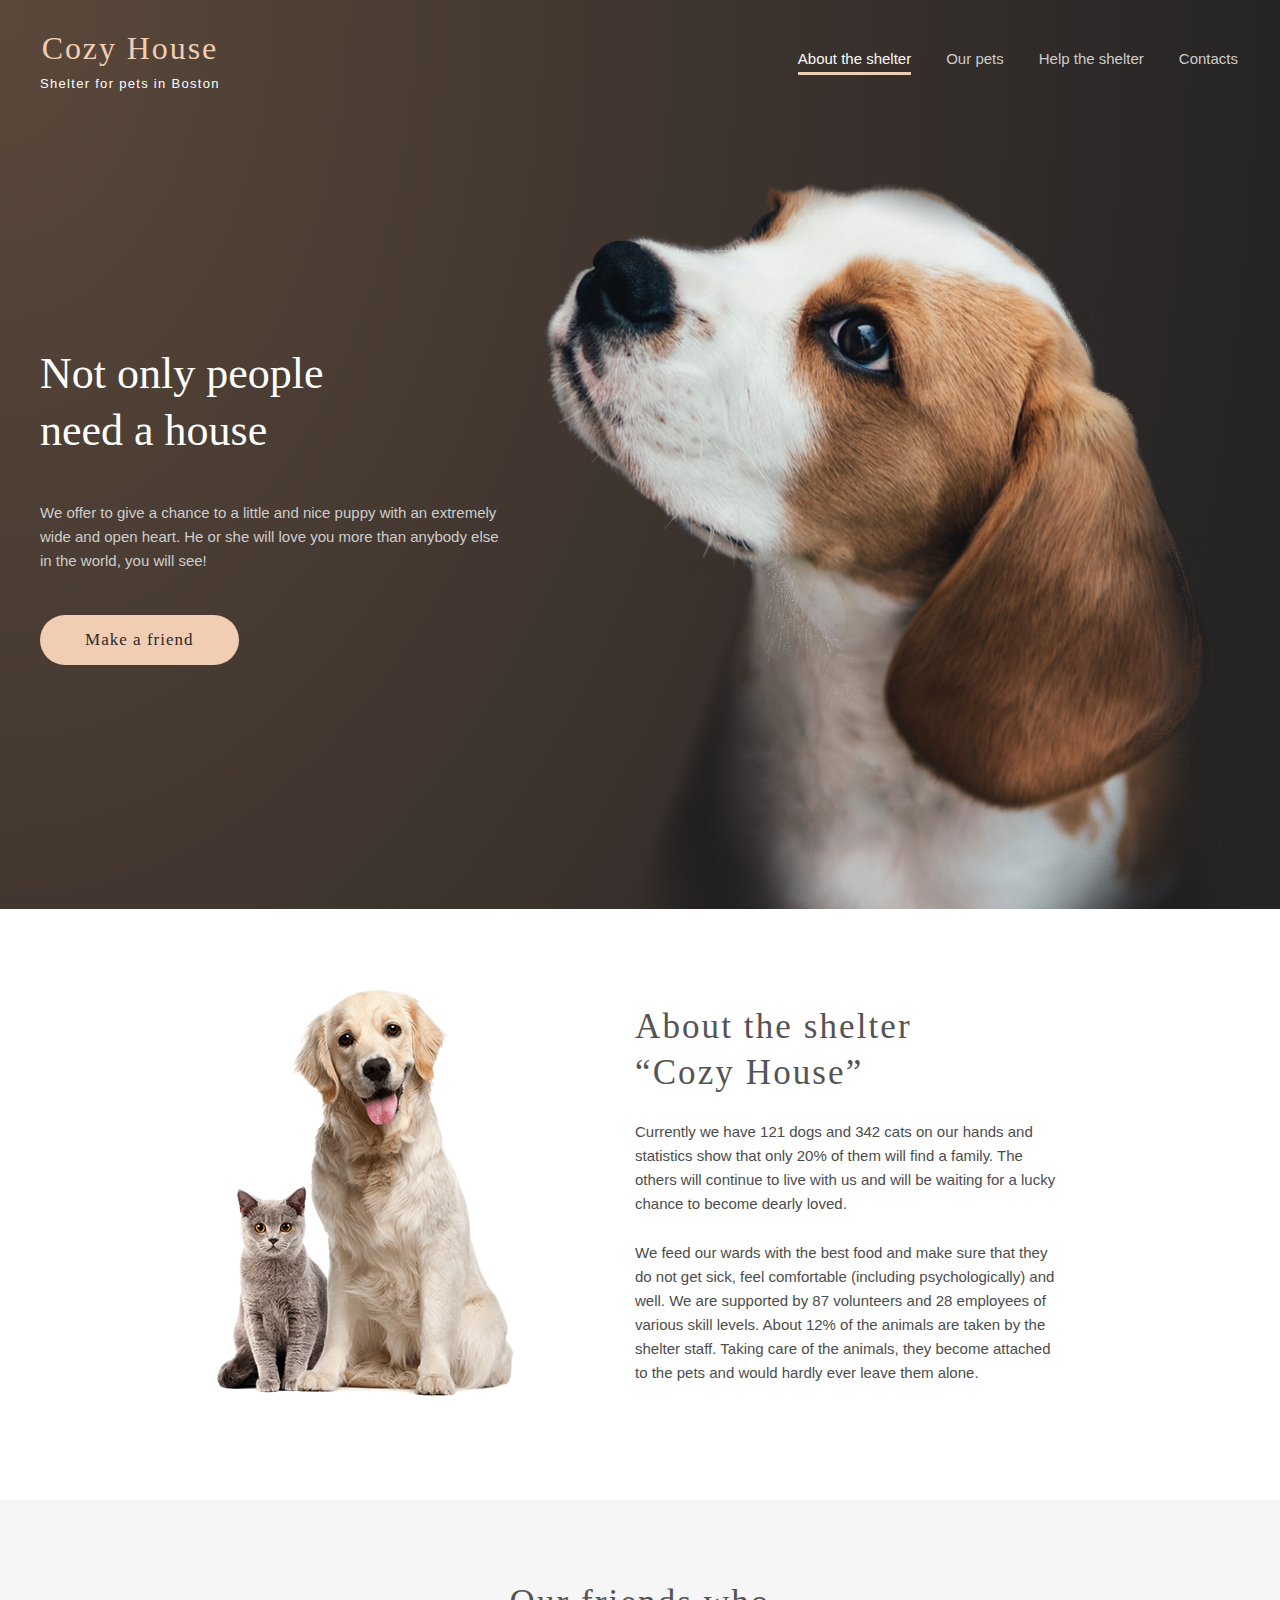
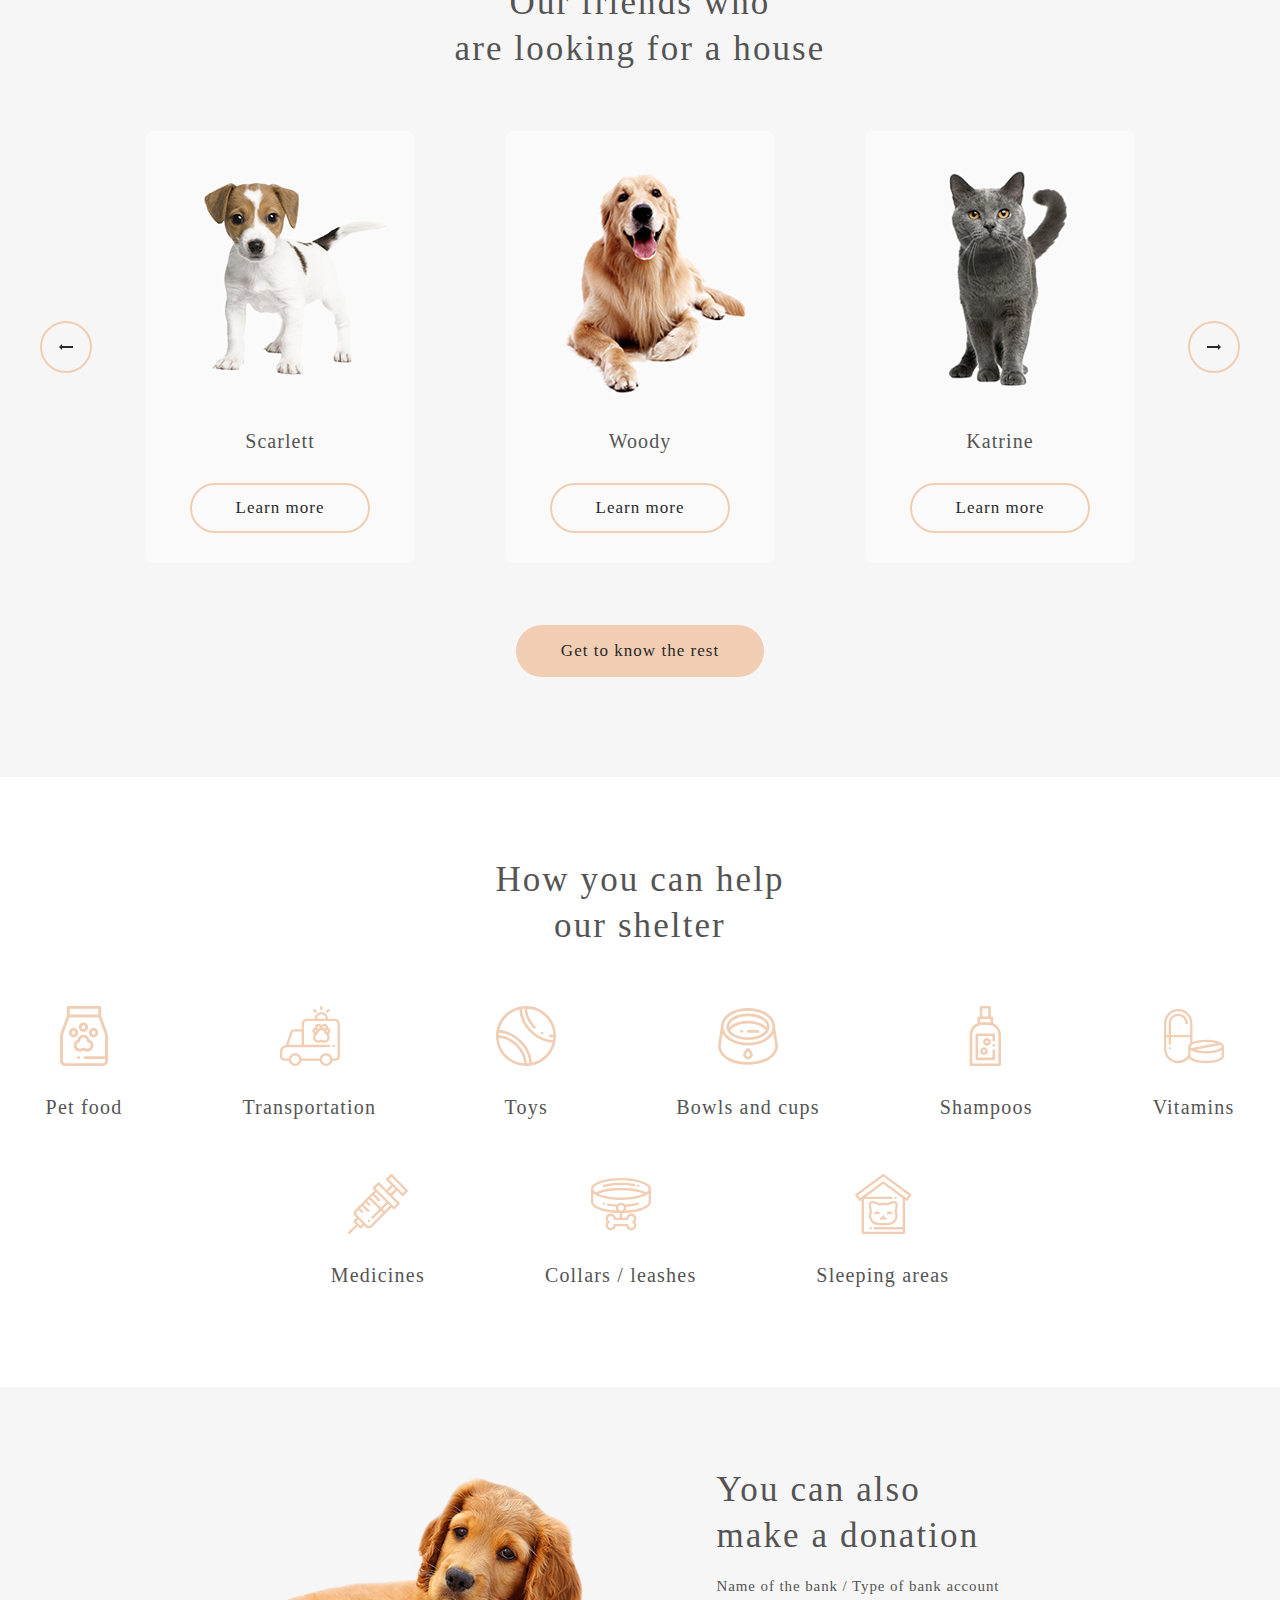
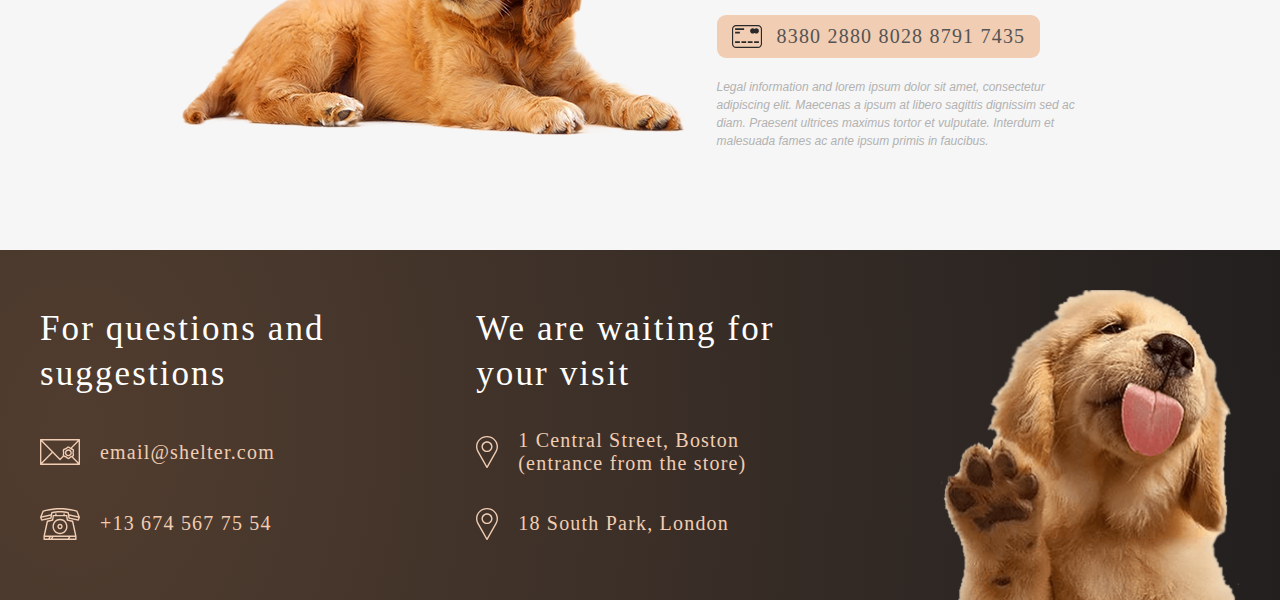
<file: shelter/index.html>
<!DOCTYPE html>
<html lang="en">
<head>
    <meta charset="UTF-8">
    <meta http-equiv="X-UA-Compatible" content="IE=edge">
    <meta name="viewport" content="width=device-width, initial-scale=1.0">
    <script defer src="index.js"> </script>
    <link rel="icon" href="favicon.png" type="image/x-icon">
    <link rel="preconnect" href="https://fonts.googleapis.com">
    <link rel="preconnect" href="https://fonts.gstatic.com" crossorigin>
    <link href="https://fonts.googleapis.com/css2?family=Inika:wght@400;700&family=Inter:wght@400;700&family=Montserrat:wght@400;700&family=Noto+Serif+Georgian:wght@400;700&family=Source+Sans+Pro:wght@400;700&display=swap" rel="stylesheet">
    <link rel="stylesheet" href="style.css">
    <title>Shelter</title>
</head>
<body>
    <div class="body_wrapper">
        <header class="header">
            <div class="container">
                <div class="header_wrapper">

                    <div class="header_top">
                        <a href="#!" class="header_logo">
                            <h2 class="header_logo_title">Cozy House<span></span></h2>
                            <p class="header_logo_subtitle">Shelter for pets in Boston</p>
                        </a>

                        <nav class="header_navigation">
                            <ul class="header_navigation_list">
                                <li class="active"> <a class="header_navigation_link" href="#"><span>About the shelter</span></a> </li>
                                <li> <a class="header_navigation_link" href="pets/index.html"><span>Our pets</span></a> </li>
                                <li> <a class="header_navigation_link" href="#section_help"><span>Help the shelter</span></a> </li>
                                <li> <a class="header_navigation_link" href="#footer"><span>Contacts</span></a> </li>
                            </ul>
                            <a href="#" class="header_burger">
                                <div></div><div></div><div></div>
                            </a>
                        </nav>
                        <div class="dark" style="position: absolute;"></div>
                    </div>

                    <div class="header_intro">
                        <div class="header_intro_info">
                            <h1 class="header_intro_title">Not only people <br> need a house</h1>
                            <p class="header_intro_subtitle">We offer to give a chance to a little and nice puppy with an extremely wide and open heart. 
                                He or she will love you more than anybody else in the world, you will see! </p>
                            <form action="#section_pets">
                                <button class="header_intro_button"> Make a friend </button>
                            </form>
                            


                        </div>

                        <div class="header_image">
                            <img src="assets/dog.png" alt="doggy">
                        </div>
                    </div>

                </div>
            </div>
        </header>

        <main>
            <section class="section_about" id="section_about">
                <div class="container">
                    <div class="section_about_wrapper">
                        <div class="section_about_image"><img src="assets/about-pets.png" alt="animals"> </div>
                        <div class="section_about_info">
                            <h2 class="section_title"> About the shelter “Cozy House” </h2>
                            <p class="section_about_subtitle"> Currently we have 121 dogs and 342 cats on our hands and statistics show that only 
                                20% of them will find a family. The others will continue to live with us and will be 
                                waiting for a lucky chance to become dearly loved.</p>
                                <p class="section_about_subtitle">We feed our wards with the best food and make sure that they do not get sick, 
                                    feel comfortable (including psychologically) and well. We are supported by 87 volunteers and 28 employees 
                                    of various skill levels. About 12% of the animals are taken by the shelter staff. Taking care of the animals, 
                                    they become attached to the pets and would hardly ever leave them alone.</p>
                        </div>
                    </div>
                </div>
            </section>

            <section class="section_pets" id="section_pets">
                <div class="container">

                    <div class="section_pets_wrapper">

                        <h2 class="section_title"> Our friends who <br> are looking for a house </h2>
                        <div class="section_pets_selection">
                            <div class="section_pets_selection_arrow left normal"><img src="assets/svg/arrow.svg" alt="arrow"></div>
                            <div class="section_pets_cards">
                                <div class="section_pets_cards_container">
                                </div>
                            </div>
                            <div class="section_pets_selection_arrow right normal"><img src="assets/svg/arrow.svg" alt="arrow"></div>
                            <div class="section_pets_selection_arrows_adaptive">
                                <div class="section_pets_selection_arrow left"><img src="assets/svg/arrow.svg" alt="arrow"></div>
                                <div class="section_pets_selection_arrow right"><img src="assets/svg/arrow.svg" alt="arrow"></div>
                            </div>
                        </div>
                        <form action="pets/index.html">
                            <button class="section_pets_button">Get to know the rest</button>
                        </form>
                        
                    </div>
                </div>
            </section>

            <section class="section_help" id="section_help">
                <div class="container">
                    <div class="section_help_wrapper">
                        <h2 class="section_title"> How you can help <br> our shelter </h2>
                        <ul class="section_help_list">
                            <li class="section_help_list_item">
                                <img src="assets/svg/icon-pet-food.svg" alt="food">
                                <p class="section_help_list_item_title">Pet food</p>
                            </li>

                            <li class="section_help_list_item">
                                <img src="assets/svg/icon-transportation.svg" alt="food">
                                <p class="section_help_list_item_title">Transportation</p>
                            </li>
                            
                            <li class="section_help_list_item">
                                <img src="assets/svg/icon-toys.svg" alt="food">
                                <p class="section_help_list_item_title">Toys</p>
                            </li>

                            <li class="section_help_list_item">
                                <img src="assets/svg/icon-bowls-and-cups.svg" alt="food">
                                <p class="section_help_list_item_title">Bowls and cups</p>
                            </li>

                            <li class="section_help_list_item">
                                <img src="assets/svg/icon-shampoos.svg" alt="food">
                                <p class="section_help_list_item_title">Shampoos</p>
                            </li>

                            <li class="section_help_list_item">
                                <img src="assets/svg/icon-vitamins.svg" alt="food">
                                <p class="section_help_list_item_title">Vitamins</p>
                            </li>

                            <li class="section_help_list_item">
                                <img src="assets/svg/icon-medicines.svg" alt="food">
                                <p class="section_help_list_item_title">Medicines</p>
                            </li>

                            <li class="section_help_list_item">
                                <img src="assets/svg/icon-collars-leashes.svg" alt="food">
                                <p class="section_help_list_item_title">Collars / leashes</p>
                            </li>

                            <li class="section_help_list_item">
                                <img src="assets/svg/icon-sleeping-area.svg" alt="food">
                                <p class="section_help_list_item_title">Sleeping areas</p>
                            </li>
                        </ul>
                    </div>
                </div>
            </section>

            <section class="section_donation" id="section_donation">
                <div class="container">
                    <div class="section_donation_wrapper">
                        <div class="section_donation_image"><img src="assets/donation-dog.png" alt="dog"> </div>
                        <div class="section_donation_info">
                            <h2 class="section_title">You can also <br> make a donation</h2>
                            <p class="section_donation_subtitle">Name of the bank / Type of bank account</p>
                            <a class="section_donation_card" href="#!"><img src="assets/svg/credit-card.svg" alt="card"> 8380 2880 8028 8791 7435</a>
                            <p class="section_donation_description">Legal information and lorem ipsum dolor sit amet, consectetur adipiscing elit. 
                                Maecenas a ipsum at libero sagittis dignissim sed ac diam. Praesent ultrices maximus tortor et vulputate. 
                                Interdum et malesuada fames ac ante ipsum primis in faucibus.</p>
                        </div>

                    </div>
                </div>
            </section>
        </main>

        <footer class="footer" id="footer">
            <div class="container">
                <div class="footer_wrapper">
                    <div class="footer_contacts">
                        <div class="footer_contacts_info">
                            <h2 class="footer_title">For questions and suggestions</h2>
                            <a href="mailto:email@shelter.com" class="footer_email"> <img src="assets/svg/mail.svg" alt="mail"> email@shelter.com</a>
                            <a href="tel:+136745677554" class="footer_number"><img src="assets/svg/phone.svg" alt="phone"> +13 674 567 75 54</a>
                        </div>
                        <div class="footer_contacts_address">
                            <h2 class="footer_title">We are waiting for your visit</h2>
                            <a href="https://goo.gl/maps/qLfbdjdxPmUGUU596" target="_blank"  class="footer_street"> <img src="assets/svg/geo.svg" alt="geo">1 Central Street, Boston (entrance from the store)</a>
                            <a href="https://goo.gl/maps/RXFsVeA93mm6Le2p7" target="_blank"  class="footer_street"> <img src="assets/svg/geo.svg" alt="geo">18 South Park, London </a>
                        </div>
                    </div>
                    <div class="footer_image">
                        <img src="assets/footer-puppy.png" alt="puppy">
                    </div>
                </div>


            </div>
        </footer>
    </div>
</body>
</html>
</file>
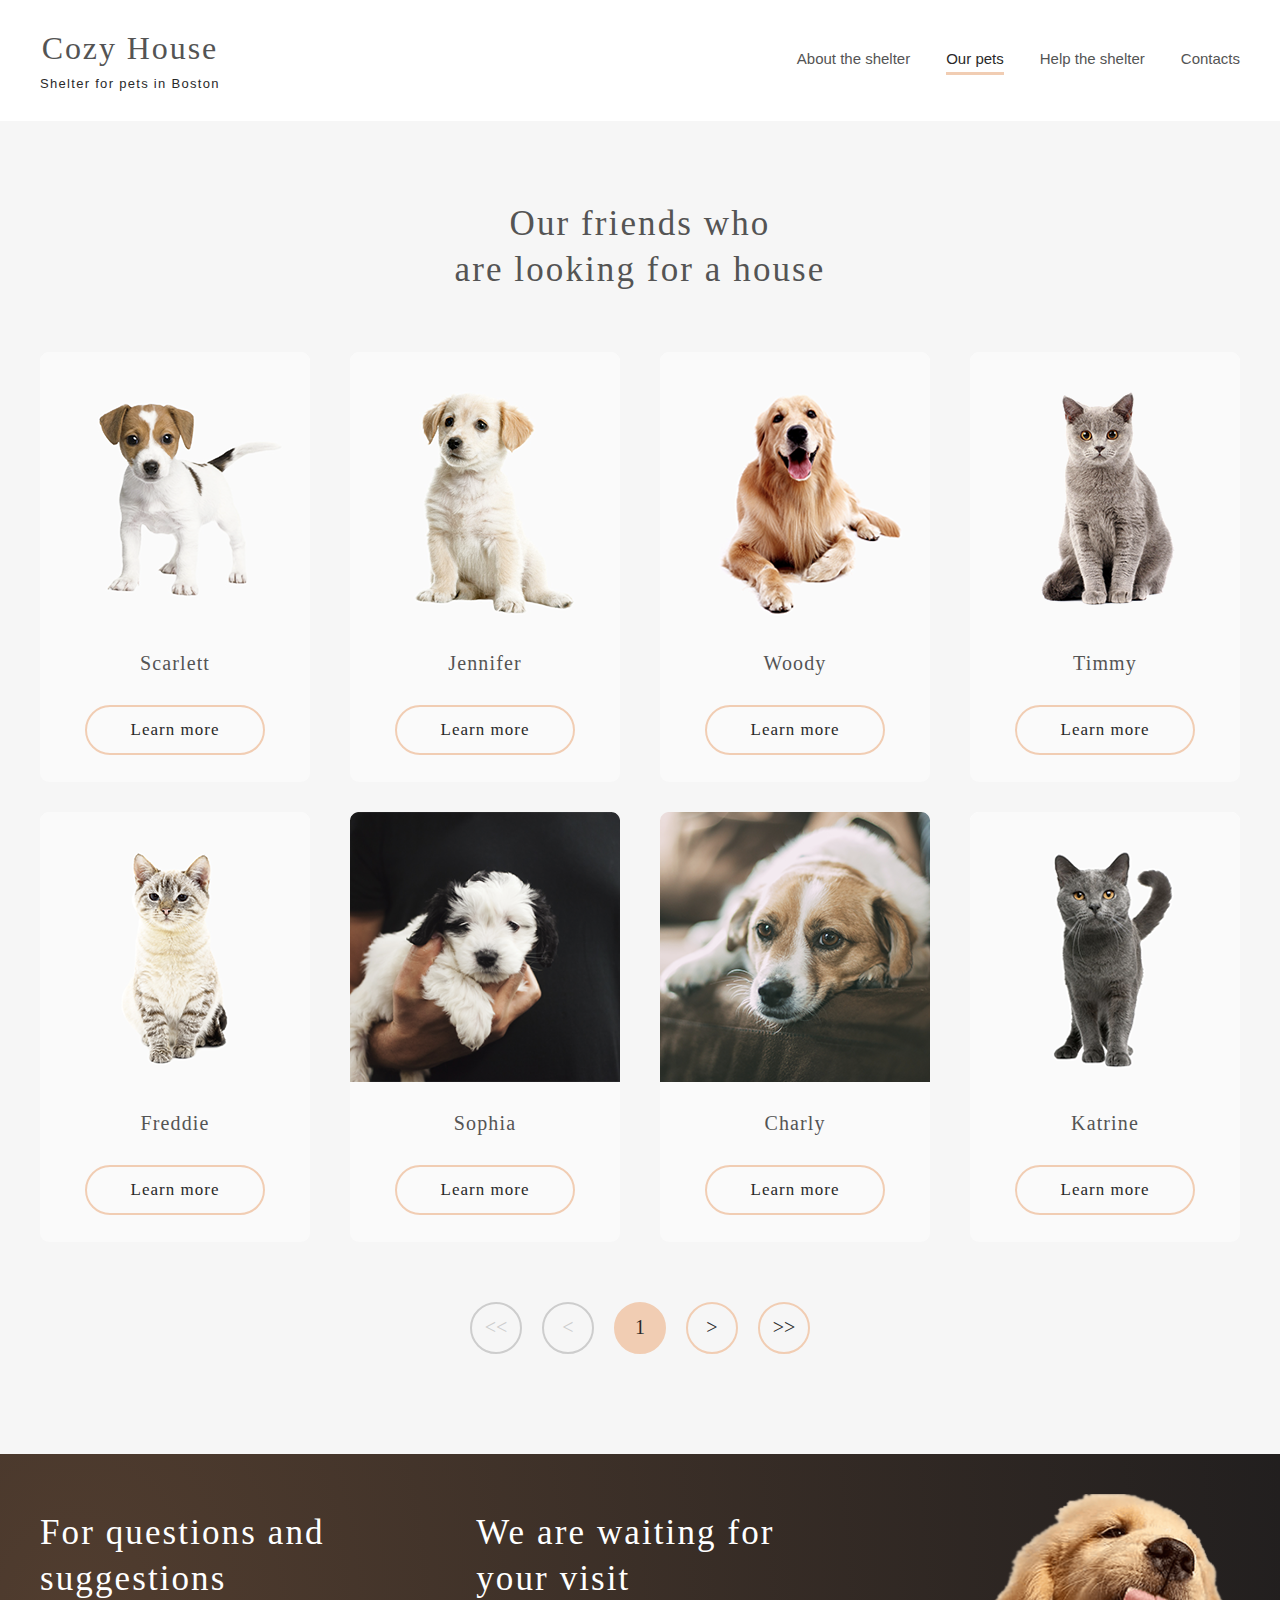
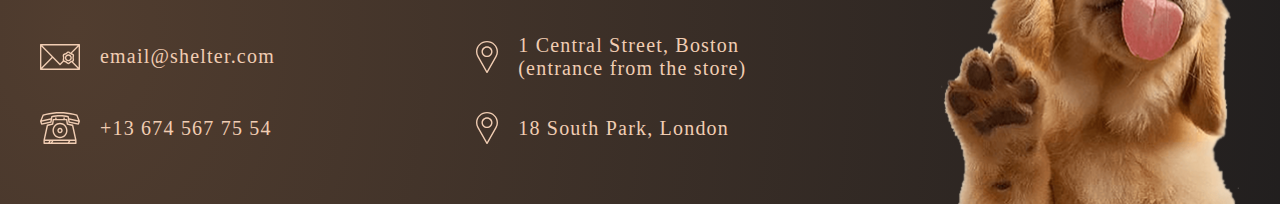
<file: shelter/pets/index.html>
<!DOCTYPE html>
<html lang="en">
<head>
    <meta charset="UTF-8">
    <meta http-equiv="X-UA-Compatible" content="IE=edge">
    <meta name="viewport" content="width=device-width, initial-scale=1.0">
    <script defer src="index.js"> </script>
    <link rel="icon" href="../favicon.png" type="image/x-icon">
    <link rel="preconnect" href="https://fonts.googleapis.com">
    <link rel="preconnect" href="https://fonts.gstatic.com" crossorigin>
    <link href="https://fonts.googleapis.com/css2?family=Inika:wght@400;700&family=Inter:wght@400;700&family=Montserrat:wght@400;700&family=Noto+Serif+Georgian:wght@400;700&family=Source+Sans+Pro:wght@400;700&display=swap" rel="stylesheet">
    <link rel="stylesheet" href="style.css">
    <title>Our pets</title>
</head>
<body>
    <div class="body_wrapper">
        <header class="header">
            <div class="container">
                <div class="header_wrapper">
                    <a href="../index.html" class="header_logo">
                        <h2 class="header_logo_title">Cozy House</h2>
                        <p class="header_logo_subtitle">Shelter for pets in Boston</p>
                    </a>
    
                    <nav class="header_navigation">
                        <ul class="header_navigation_list">
                            <li> <a class="header_navigation_link" href="../index.html"><span>About the shelter</span></a> </li>
                            <li class="active"> <a class="header_navigation_link" href="#"><span>Our pets</span></a> </li>
                            <li> <a class="header_navigation_link" href="../index.html#section_help"><span>Help the shelter</span></a> </li>
                            <li> <a class="header_navigation_link" href="#footer"><span>Contacts</span></a> </li>
                        </ul>
                        <a class="header_burger">
                            <div></div><div></div><div></div>
                        </a>
                    </nav>
                    <div class="dark" style="position: absolute;"></div>
                </div>
            </div>
        </header>
    
        <main>
            <div class="container">
    
                <div class="main_wrapper">
                    <h1 class="main_title">Our friends who <br> are looking for a house</h1>

                    <div class="main_cards">
                        <ul class="main_cards_list">
                            
                        </ul>
                    </div>
                    <div class="main_switcher-list">
                        <div class="main_switcher_item start"> &lt;&lt; </div>
                        <div class="main_switcher_item previous">&lt;</div>
                        <div class="main_switcher_item current">1</div>
                        <div class="main_switcher_item next">&gt;</div>
                        <div class="main_switcher_item last">&gt;&gt;</div>
                    </div>
                </div>
    
            </div>
        </main>
    
        <footer class="footer" id="footer">
            <div class="container">
                <div class="footer_wrapper">
                    <div class="footer_contacts">
                        <div class="footer_contacts_info">
                            <h2 class="footer_title">For questions and suggestions</h2>
                            <a href="mailto:email@shelter.com" class="footer_email"> <img src="../assets/svg/mail.svg" alt="mail"> email@shelter.com</a>
                            <a href="tel:+136745677554" class="footer_number"><img src="../assets/svg/phone.svg" alt="phone"> +13 674 567 75 54</a>
                        </div>
                        <div class="footer_contacts_address">
                            <h2 class="footer_title">We are waiting for your visit</h2>
                            <a href="https://goo.gl/maps/qLfbdjdxPmUGUU596" target="_blank"  class="footer_street"> <img src="../assets/svg/geo.svg" alt="geo">1 Central Street, Boston (entrance from the store)</a>
                            <a href="https://goo.gl/maps/RXFsVeA93mm6Le2p7" target="_blank"  class="footer_street"> <img src="../assets/svg/geo.svg" alt="geo">18 South Park, London </a>
                        </div>
                    </div>
                    <div class="footer_image">
                        <img src="../assets/footer-puppy.png" alt="puppy">
                    </div>
                </div>
    
    
            </div>
        </footer>
    </div>
</body>
</html>
</file>
<file: shelter/style.css>
* {
    margin: 0;
    padding: 0;
    box-sizing: border-box;
    font-size: 15px;

    /* line-height: 160%; */
}

html {
    scroll-behavior: smooth;
    user-select: none;
    /* overflow-x: hidden; */
}

h1, h2, h3, h4, h5, h6 {
    font-weight: 400;
    font-family: Georgia, 'Times New Roman', Times, serif;
}

body {
    font-family: Arial, Helvetica, sans-serif;
    overflow-x: hidden;
    margin: 0 auto;
}

.body_wrapper {
    width: 100%;
    overflow: hidden;
    position: relative;
}

.container {
    max-width: 1200px;
    margin: 0 auto;
    height: 100%;
}

::-webkit-scrollbar {
    width: 0;
}



/* HEADER */

header {
    background: radial-gradient(100% 215.42% at 0% 0%, #5B483A 0%, #262425 100%) /* warning: gradient uses a rotation that is not supported by CSS and may not behave as expected */, #211F20;
}

.header_wrapper {
    height: 100%;
    display: flex;
    flex-direction: column;
    justify-content: space-between;
    gap: 80px;

}

.header_top {
    padding: 30px 0 10px 0;
    display: flex;
    justify-content: space-between;
    align-items: center;
}

.header_logo {
    display: flex;
    flex-direction: column;
    align-items: center;
    gap: 9px;
    text-decoration: none;
}

.header_logo_title {
    font-size: 32px;
    font-weight: 400;
    color: #F1CDB3;
    letter-spacing: 0.06em;
}

.header_logo_subtitle {
    font-size: 13px;
    line-height: 15px;
    letter-spacing: 1em;
    letter-spacing: 0.1em;
    color: white;
}

.header_navigation_list {
    padding: 0 2px 2.5px 0;
    display: flex;
    gap: 35px;
    color: #FAFAFA;
    list-style: none;
}

.header_navigation li {
    position: relative;
    text-decoration: none;
    line-height: 1.6em;
}

.header_navigation_link {
    display: block;
    width: 100%;
    text-decoration: none;
    color: #CDCDCD;
    transition: all .2s linear;

}

.header_navigation_list .active a {
    color: #FAFAFA;
}


.header_navigation_link span {
    padding: 5px 0;
    border-bottom: 3px solid transparent;
    transition: all .2s linear;
}

.header_navigation_link:active span, .header_navigation_list li.active .header_navigation_link span  {
    border-color: #F1CDB3;
}


.header_intro {
    display: flex;
    justify-content: space-between;
    align-items: center;
    gap: 42px;
}

.header_intro_info {
    margin-bottom: 80px;
    display: flex;
    flex-direction: column;
    gap: 42px;
}

.header_intro_title {
    font-size: 44px;
    line-height: 1.3em;
    color: white;
}

.header_intro_subtitle {
    line-height: 1.6em;
    color: #CDCDCD;
}

.header_intro_button {
    width: fit-content;
    padding: 15px 45px;
    font-size: 17px;
    font-family: Georgia;
    letter-spacing: 0.06em;
    text-align: center;
    color: #292929;
    background-color: #F1CDB3;
    border-radius: 100px;
    border: none;
    cursor: pointer;
    transition: all .2s linear;
}

.header_intro_button:active {
    background-color: #F1CDB3;
}

.header_image {
    display: flex;
    align-self: flex-end;
}

.header_image {
    max-width: 698px;
    max-height: 728px;
}

.header_image img {
    min-height: 100%;
    min-width: 100%;
}


/*     MAIN    */

section {
    padding: 80px 0 100px;
}

.section_title {
    font-size: 35px;
    line-height: 130%;
    letter-spacing: 0.06em;
    color: #545454;
}

/* ABOUT */

.section_about_wrapper {
    margin: 0 auto;
    display: flex;
    justify-content: center;
    align-items: center;
    gap: 120px;
}

.section_about_image {
}

.section_about_image img {
    max-width: 408px;
    max-width: 300px;
}

.section_about_info {
    /* margin: 0 auto; */
    max-width: 430px;
    display: flex;
    flex-direction: column;
    justify-content: center;
    align-items: left;
    line-height: 160%;
    gap: 25px;
}

.section_about .section_title {
    max-width: 370px;
}

.section_about_subtitle {
    line-height: 160%;
    color: #4C4C4C;
}


/* PETS */

body.popup {
    position: relative;
    overflow: hidden;
}

.popup_card {
    position: fixed;
    display: flex;
    gap: 30px;
    width: 900px;
    height: 500px;
    top: calc(50% - 250px);
    left: calc(50% - 450px);
    margin: 0 auto;
    /* align-items: center; */
    font-family: Georgia, 'Times New Roman', Times, serif;
    background-color: #FAFAFA;
    border-radius: 9px;
    cursor: pointer;
}

.popup_close-button {
    position: absolute;
    top: -52px;
    right: -42px;
    width: 52px;
    height: 52px;
    display: flex;
    justify-content: center;
    align-items: center;
    content: '+';
    /* background-color: white; */
    border: 2px solid #F1CDB3;
    font-size: 30px;
    font-weight: 600;
    font-family:'Courier New', Courier, monospace, sans-serif;
    transform: rotate(45deg);
    border-radius: 100%;
    color: #292929;
    padding: 0px;
    cursor: pointer;
    transition: all .2s linear
}

.popup_close-button:hover {
    background-color: #F1CDB3;
}

.popup_card img{
    width: 500px;
    border-radius: 9px;
    /* border-radius: 10px 0px 0px 10px; */
}

.popup_card_info {
    display: flex;
    flex-direction: column;
    padding: 51px 20px 50px 0;
    gap: 41px;
    overflow-y: scroll;
}


.popup_card_title {
    font-size: 35px;
    line-height: 45.5px;
    margin-bottom: 10px;
    letter-spacing: 0.06em;
}

.popup_card_subtitle {
    font-size: 20px;
    letter-spacing: 0.06em;
}

.popup_card_description {
    /* line-height: 14.5px; */
    letter-spacing: 0.06em;
}

.popup_card_rest {
    /* padding-left: 14.5px; */
    display: flex;
    flex-direction: column;
    gap: 11px;
    letter-spacing: 0.06em;
    line-height: 16.5px;
    list-style: none;
}


.popup_card_rest li::before {
    content: '•';
    color: #F1CDB3;
    margin-right: 10px;
}

.popup_card_rest span {
    font-weight: 700;
}



.section_pets {
    position: relative;
    background-color: #F6F6F6;
}

.section_pets.popup::before{
    position: absolute;
    top: -200vh;
    left: 0;
    content: '';
    width: 100vw;
    height: 400vh;
    background-color: rgba(41, 41, 41, 0.6);
}

.section_pets_wrapper {
    display: flex;
    flex-direction: column;
    align-items: center;
    gap: 60px;
}

.section_pets .section_title {
    max-width: 400px;
    text-align: center;
}

.section_pets_selection {
    width: 100%;
    display: flex;
    flex-direction: row;
    align-items: center;
    justify-content: space-between;
    gap: 53px;
}

.section_pets_selection_arrow{
    padding: 21px 17px;
    display: flex;
    height: fit-content;
    text-align: center;
    border: 2px solid #F1CDB3;
    border-radius: 100px;
    cursor: pointer;
    transition: all .2s linear;
}

.section_pets_selection_arrow:hover {
    background-color: #FDDCC4;
    border: 2px solid #FDDCC4;
}

.section_pets_selection_arrow.right img{
    transform: rotate(180deg);
}

.section_pets_selection_arrow:active {
    background-color: #F1CDB3;
    border-color: #F1CDB3;
}

.section_pets_cards {
    width: 990px;
    overflow: hidden; 
}

.section_pets_cards_container {
    width: 100%;
    display: flex;
    gap: 90px;
    transition: all .3s linear
}

.section_pets_card {
    text-decoration: none;
    min-width: 270px;
    margin: 0 auto;
    padding-bottom: 30px;
    display: flex;
    flex-direction: column;
    align-items: center;
    gap: 30px;
    letter-spacing: 0.07em;
    background-color: #FAFAFA;
    cursor: pointer;
    border-radius: 9px;
    transition: all .2s linear;
}

.section_pets_card:hover .section_pets_card_button {
    background-color: #FDDCC4;
    border: 2px solid #FDDCC4;
}

.section_pets_card_title {
    margin-top: -4px;
    font-size: 20px;
    font-family: Georgia, 'Times New Roman', Times, serif;
    color: #545454;
}

.section_pets_card_button {
    padding: 13px 43px;
    font-family: Georgia;
    font-size: 17px;
    letter-spacing: 0.06em;
    color: #292929;
    background-color: transparent;
    border-radius: 100px;
    border: 2px solid #F1CDB3;
    cursor: pointer;
    transition: all .2s linear;
}

.section_pets_card:active .section_pets_card_button{
    background-color: #F1CDB3;
    border-color: #F1CDB3;
}

.section_pets_button {
    margin-top: 2px;
    padding: 16px 45px;
    font-family: Georgia;
    font-size: 17px;
    text-decoration: none;
    letter-spacing: 0.06em;
    background-color: #F1CDB3;
    color: #292929;
    border-radius: 100px;
    border: none;
    cursor: pointer;
    transition: all .2s linear;
}

.section_pets_button:active {
    background-color: #F1CDB3;
}

.section_pets_selection_arrows_adaptive {
    display: none;
}

/*    HELP     */

.section_help_wrapper {
    display: flex;
    flex-direction: column;
    align-items: center;
    gap: 58px;
}

.section_help .section_title {
    text-align: center;
}

.section_help_list {
    width: 100%;
    display: flex;
    flex-wrap: wrap;
    list-style: none;
    justify-content: center;
    gap: 55px 120px;
}

.section_help_list_item {
    display: flex;
    flex-direction: column;
    align-items: center;
    justify-content: center;
    text-align: center;
    gap: 30px;
}


.section_help_list_item_title {
    font-size: 20px;
    font-family: Georgia;
    letter-spacing: 0.06em;
    color: #545454;
}

/* DONATION */ 

.section_donation {
    background-color: #F6F6F6;
}

.section_donation .container {
    padding-right: 12px;
}

.section_donation_wrapper {
    margin: 0 auto;
    max-width: 905px;
    display: flex;
    justify-content: center;
    align-items: center;
    gap: 30px;
}

.section_donation_info {
    display: flex;
    flex-direction: column;
    gap: 20px;
}

.section_donation .section_title {
    margin-right: 80px;
}

.section_donation_subtitle {
    font-size: 15px;
    font-family: Georgia;
    color: #545454;
    line-height: 16.5px;
    letter-spacing: 0.06em;
}

.section_donation_card {
    width: fit-content;
    padding: 10px 15px;
    display: flex;
    align-items: center;
    gap: 15px;
    font-family: Georgia;
    font-size: 20px;
    text-decoration: none;
    letter-spacing: 0.06em;
    line-height: 115%;
    background-color: #F1CDB3;
    color: #545454;
    border-radius: 9px;
    transition: all .2s linear;
}

.section_donation_description {
    font-size: 12px;
    font-style: italic;
    line-height: 18px;
    color: #B2B2B2;
}

/* FOOTER */


footer {
    background: radial-gradient(110.67% 538.64% at 5.73% 50%, #513D2F 0%, #1A1A1C 100%), #211F20;
    /* height: 100%; */
}

.footer_wrapper {
    padding: 40px 0 60px;
    display: flex;
    justify-content: center;
    gap: 65px 160px;
}

.footer_contacts {
    max-width: 740px;
    margin-top: 16px;
    display: flex;
    gap: 142px;
}

.footer_contacts_info, .footer_contacts_address {
    /* height: 100%; */
    display: flex;
    flex-direction: column;
    align-items: space-between;
    justify-content: space-between;
    line-height: 23px;
    letter-spacing: 0.06em;
}
/* 
.footer_contacts, .footer_address {
    min-height: 234px;
    max-width: 302px;
    padding-top: 10px; 
    display: flex;
    flex-direction: column;
    justify-content: space-between;
    line-height: 23px;
    letter-spacing: 0.06em;
} */

.footer_title {
    font-size: 35px;
    color: #FFFFFF;
    line-height: 45.5px;
    letter-spacing: 0.06em;
}

.footer_email, .footer_number, .footer_street {
    display: flex;
    align-items: center;
    gap: 20px;
    font-family: Georgia;
    font-size: 20px;
    text-decoration: none;
    letter-spacing: 0.06em;
    color: #F1CDB3;
    transition: all .1s linear;
}

.footer_email:hover, .footer_number:hover, .footer_street:hover {
    opacity: 0.7;
} 

.footer_image {
    margin-bottom: -60px;
    display: flex;
    align-self: flex-end;
}

/* ------------- HOVER RULES -------------*/

@media (hover:hover) {
    .header_navigation_link:hover {
        color: #FAFAFA;
    }

    .header_intro_button:hover {
        background-color: #FDDCC4;
    }

    .section_pets_card:hover {
        background-color: #FFFFFF;
    }

    .section_pets_button:hover {
        background-color: #FDDCC4;
    }

    .section_donation_card:hover{
        background-color: #FDDCC4;
    }

    .footer_email:hover, .footer_number:hover, .footer_street:hover {
        opacity: 0.7;
    } 
}


/* ---- MEDIA 1220 -----*/

@media (max-width: 1279px) {

    .container {
        max-width: 92%;
    }

    .header_wrapper {
        gap: 50px;
    }

    .header_intro form {
        margin: 0 auto;
    }

    .header_intro {
        flex-direction: column;
    }
    
    .header_image {
        max-width: 569px;
        max-height: 593px;
        margin-top: 60px;
    }
    
    .section_about_wrapper {
        flex-direction: column;
    }

    .section_about_image {
        order: 2; 
    }

    .popup_card {
        gap: 11px;
        width:  630px;
        height: 350px;
        top: calc(50% - 175px);
        left: calc(50% - 315px);
    }

    .popup_card img {
        width: 350px; 
    }
    
    .popup_card_info {
        padding: 10px 5px 10px 0;
        gap: 21px;
    }
    

    .popup_card_title {
        font-size: 35px;
        line-height: 45.5px;
        margin-bottom: 10px;
        letter-spacing: 0.06em;
    }
    
    .popup_card_subtitle {
        font-size: 20px;
        letter-spacing: 0.06em;
    }
    
    .popup_card_description {
        font-size: 13px;
        line-height: 14px;
    }
    
    .popup_card_rest {
        padding-left: 14.5px;

        gap: 6px;
        letter-spacing: 0.06em;
        line-height: 16.5px;
    }



    .section_pets_selection {
        gap: 0 12px;
    }

    .section_pets_cards {
        width: 580px;
    }

    .section_pets_cards_container {
        gap: 40px;
    }   

    .section_help_list {
        /* max-width: 630px; */
        gap: 55px 60px;
    }

    .section_donation_info {
        max-width: 380px;
    }

    .section_donation_wrapper {
        flex-direction: column;
    }

    .section_donation_image {
        order: 2;
    }

    .footer_wrapper {
        padding: 30px 35px 0;
        flex-direction: column;
        justify-content: center;
        align-items: center;
        flex-wrap: wrap;
        gap: 65px 60px;
    }

    .footer_contacts {
        min-height: 234px;
        margin: 0;
        gap: 47px;
    }

    .footer_image {
        align-self: center;
        margin: 0;
    }


}

/* --------------- MEDIA 768px -----------*/

@media (max-width: 768px) {

    
    .container {
        max-width: 708px;
    }

    /* HEADER */

    .header_wrapper {
        gap: 50px;
    }

    .header_intro {
        flex-direction: column;
    }

    .header_intro_info {
        margin: 0 124px;
    }



    /* -------------- MAIN ---------------*/

    /*--- SECTION ABOUT ---*/

    .section_about_wrapper {
        padding: 0;
        max-width: 430px;
        flex-direction: column;
        align-items: center;
        gap: 80px;
    }

    .section_about_image {
        order: 2;
    }

    /* ---- SECTION PETS ---- */

    .section_pets_wrapper {
        max-width: 100%;
    }
    /* ---- SECTION HELP ---- */


    .section_help_list_item {
        flex-basis: 170px;
    }


    /* ---- SECTION DONATION ----*/

    .section_donation .container {
        padding: 0;
    }
    .section_donation_wrapper {
        flex-direction: column;
        gap: 60px;  
    }

    .section_donation_info {
    }

    .section_donation_image {
        margin-bottom: -4px;
        order: 2;
    }

    /* --- FOOTER --- */

}



@media (max-width: 767px) {

    .header_top {
        padding: 30px 10px 10px;
    }

    .container {
        max-width: 92%;
    }

    section {
        padding: 42px 0;
    }

    .header_navigation_list {
        display: none;
    }

    .header_burger {
        z-index: 3;
        position: relative;
        display: flex;
        flex-direction: column;
        gap: 8px;
        transition: all .2s linear;
    }

    .header_burger div {
        width: 30px;
        height: 2px;
        background-color: #F1CDB3;
    }

    .header_navigation_link {
        padding: 13.45px 0;
    }

    .header_navigation_link span {
        font-size: 32px;
    }

    .header_navigation.open .header_burger {
        transform: rotate(-90deg);
    }

    .header_navigation .header_navigation_list{
        position: absolute;
        right: -320px;
        top: 0;
        width: 320px;
        height: 100vh;
        padding: 5px 0 0;
        background-color: #292929;
        display: flex;
        flex-direction: column;
        justify-content: center;
        text-align: center;
        transition: all .2s ease-in-out;
        z-index: 2;
    }

    .header_navigation.open .header_navigation_list{
        transform: translateX(-100%);
    }

    .dark {
        z-index: 1;
        height: 100%;
        width: 100%;
        position: absolute;
        left: 0;
        bottom: 0;
        background-color: rgba(41, 41, 41, 0.6);
        opacity: 0;
        visibility: hidden;
        transition: all .2s linear;
    }

    .header_navigation.open ~ .dark{
        opacity: 1;
        visibility: visible;
    }

    body.menu {
        overflow: hidden;
    }


    .header_intro_info {
        margin: 0;
    }

    .header_intro_title {
        font-size: 30px;
        text-align: center;
        letter-spacing: 0.06em;
    }

    .header_intro_subtitle {
        text-align: center;
    }

    .header_image {
        max-width: 260px;
        max-height: 271.77px;
        margin-top: 65px;
    }


    .section_title {
        font-size: 30px;
        text-align: center;
        letter-spacing: 0.06em;
    }

    .section_about_image img {
        max-width: 260px;
        max-height: 353.6px;
    }

    .popup_close-button {
        right: -30px;
    }

    .popup_card {
        gap: 0px;
        width:  240px;
        height: 341px;
        top: calc(50% - 170.5px);
        left: calc(50% - 120px);
    }

    .popup_card img {
        display: none; 
    }
    
    .popup_card_info {
        padding: 10px;
        gap: 22px;
    }
    

    .popup_card_title {

        text-align: center;

    }
    
    .popup_card_subtitle {
        text-align: center;

        font-size: 20px;
        letter-spacing: 0.06em;
    }
    
    .popup_card_description {
        font-size: 13px;
        line-height: 14px;
        text-align: justify;
    }
    
    .popup_card_rest {
        gap: 7px;

    }




    .section_pets_wrapper {
        gap: 42px;
    }
    

    .section_pets_selection {
        flex-direction: column;
        gap: 23px;
    }

    .section_pets_cards {
        width: 270px
    }

    .section_pets_cards_container {
        gap: 0;
    }

    .section_pets_selection_arrow.right.normal, .section_pets_selection_arrow.left.normal {
        display: none;
    }

    .section_pets_selection_arrows_adaptive {
        display: flex;
        gap: 80px;
    }
    .section_help_wrapper {
        gap: 42px;
    }

    .section_help_list {
        padding-left: 5px;
        gap: 30px;
    }

    .section_help_list_item {
        /* font-size: 15px; */
        flex-basis: 130px;
        gap: 20px;
    }

    .section_help_list_item img{
        max-height: 50px;
    }

    .section_help_list_item_title {
        font-size: 15px;
    }

    .section_donation_wrapper {
        gap: 40px;
    }

    .section_donation_info {
        max-width: 300px;
        /* padding: 0 10px; */
        align-items: center;
        font-size: 15px;
        gap: 23px;
    }

    .section_donation .section_title {
        margin: 0;
    }

    .section_donation_subtitle {
        letter-spacing: unset;
        text-align: justify;
        max-width: 280px;
    }

    .section_donation_description {
        padding: 0 10px;
        text-align: justify;
    }

    .section_donation_card {
        font-size: 15px;
    }


    .section_donation_image img{
        /* max-width: 260px; */
        max-height: 135.2px;
    }

    .footer_wrapper {
        padding: 30px 0 0;
        gap: 42px;
    }

    .footer_contacts {
        flex-direction: column;
        align-items: center;
        gap: 40px;
    }

    .footer_contacts_info {
        align-items: center;
        padding: 0 10px;
        text-align: center;
        gap: 43px;
    }

    .footer_contacts_address {
        gap: 40px;
    }


    .footer_contacts_info .footer_title, .footer_contacts_address .footer_title {
        padding: 0 15px;
        font-size: 30px;
        text-align: center;
    }

    .footer_image img {
        max-width: 260px;
    }
}

@media (max-width: 320px) {
    .container {
        max-width: 300px;
    }

    .header_intro_title {
        font-size: 25px;
        letter-spacing: 0.06em;
        line-height: 32.5px;
    }

    .section_about_wrapper {
        max-width: 270px;
        gap: 42px;
    }

    .section_about_info {
        /* gap: 25px; */
    }


    .section_title {
        font-size: 25px;
        letter-spacing: 0.06em;
        line-height: 32.5px;
    }

    .section_about_subtitle {
        letter-spacing: unset;
        text-align: justify;
    }

    .section_about_subtitle:nth-last-child(1) {
        margin-top: -3px; /* DELETE THIS AFTER DEADLINED */
    }

    .section_help_list {
        justify-content: unset;
    }

    .footer_contacts_info .footer_title, .footer_contacts_address .footer_title {
        font-size: 25px;
        text-align: center;
        line-height: 127%;
    }
}
</file>
<file: shelter/pets/style.css>
* {
    margin: 0;
    padding: 0;
    box-sizing: border-box;
    font-weight: 400;
    /* line-height: 160%; */
}

html {
    height: 100%;
    scroll-behavior: smooth;
    user-select: none;
}


body {
    /* flex-basis: 100%; */
    display: flex;
    flex-direction: column;
    justify-content: space-between;
    font-family: Georgia, 'Times New Roman', Times, serif;
    
}

.body_wrapper {
    display: flex;
    flex-direction: column;
    justify-content: space-between;
    height: 100%;
    width: 100%;
    overflow: hidden;
    position: relative;
}

.container {
    max-width: 1200px;
    margin: 0 auto;
    height: 100%;
}

::-webkit-scrollbar {
    width: 0;
}

/*          -----------------------         */

header {
    /* flex: 0 0 auto; */
    padding: 30px 0;
}

.header_wrapper {
    display: flex;
    justify-content: space-between;
}

.header_logo {
    display: flex;
    flex-direction: column;
    align-items: center;
    gap: 9px;
    text-decoration: none;
}

.header_logo_title {
    font-size: 32px;
    font-weight: 400;
    color: #545454;
    letter-spacing: 0.06em;
}

.header_logo_subtitle {
    font-size: 13px;
    font-family: Arial, Helvetica, sans-serif;
    line-height: 15px;
    letter-spacing: 1em;
    letter-spacing: 0.1em;
    color: #292929;
}

.header_navigation {
    display:flex;
    align-items: center;
}

.header_navigation_list {
    padding-bottom: 4px;
    display: flex;
    gap: 36px;
    font-size: 15px;
    list-style: none;
    line-height: 24px;
    font-family: Arial, Helvetica, sans-serif;
}


.header_navigation li {
    position: relative;
    line-height: 1.6em;
}

.header_navigation_link {
    text-decoration: none;
    color: #545454;
    transition: all .2s linear;
    cursor: pointer;
    display: block;
}

.header_navigation_list .active a{
    color: #292929;
}


.header_navigation_link span {
    padding: 5px 0;
    border-bottom: 3px solid transparent;
    transition: all .2s linear;
}

.header_navigation_link:active span, .header_navigation_list li.active .header_navigation_link span  {
    border-color: #F1CDB3;
}



/*    MAIN    */

main {
    min-height: 100%;
    padding: 80px 0 100px;
    flex: 1 0 auto;
    background-color: #F6F6F6;
    transition: all .2s linear;
}

.main_wrapper {
    display: flex;
    flex-direction: column;
    align-items: center;
    gap: 60px;
}

.main_title {
    max-width: 400px;
    font-size: 35px;
    text-align: center;
    line-height: 45.5px;
    letter-spacing: 0.06em;
    color: #545454;
}

.main_cards_list {
    /* height: 900px; */
    overflow: hidden;
    display:flex;
    gap: 30px 40px;
    flex-wrap: wrap;
    list-style: none;
    transition: all .2s linear;

}

.main_cards_item {
    width: 270px;
    height: 430px;
    padding-bottom: 30px;
    display: flex;
    flex-direction: column;
    align-items: center;
    gap: 30px;
    letter-spacing: 0.07em;
    background-color: #FAFAFA;
    cursor: pointer;
    border-radius: 9px;
    transition: all .2s linear;
}

.main_cards_item:hover {
    background-color: #FFFFFF;
}


.main_cards_item_title {
    margin-top: -4px;
    font-size: 20px;
    color: #545454
}

.main_cards_item_button {
    padding: 13px 43px;
    font-family: Georgia;
    font-size: 17px;
    letter-spacing: 0.06em;
    color: #292929;
    background-color: transparent;
    border-radius: 100px;
    border: 2px solid #F1CDB3;
    cursor: pointer;
    transition: all .2s linear;
}

.main_cards_item:active .main_cards_item_button {
    background-color: #F1CDB3;
    border-color: #F1CDB3;
}

.main_switcher-list {
    display: flex;
    gap: 20px;
    font-size: 20px;
}

.main_switcher_item {
    padding-bottom: 2px;
    display: flex;
    align-items: center;
    justify-content: center;
    width: 52px;
    height: 52px;
    color: #292929;
    border: 2px solid #F1CDB3;
    border-radius: 100%;
    cursor: pointer;
    transition: all .2s linear;
}


.main_switcher_item.current {
    color: #292929;
    border-color: #F1CDB3;
    background-color: #F1CDB3;
}

/* .main_switcher_item.next, .main_switcher_item.last {
    color: #292929;
    border-color: #F1CDB3;
} */


.main_switcher_item.disabled {
    color: #CDCDCD;
    border-color: #CDCDCD;
    transition: all .2s linear;
}









footer {
    flex: 0 0 auto;
    background: radial-gradient(110.67% 538.64% at 5.73% 50%, #513D2F 0%, #1A1A1C 100%), #211F20;
    /* height: 100%; */
}

.footer_wrapper {
    padding: 40px 0 60px;
    display: flex;
    justify-content: center;
    gap: 65px 160px;
}

.footer_contacts {
    max-width: 740px;
    margin-top: 16px;
    display: flex;
    gap: 142px;
}

.footer_contacts_info, .footer_contacts_address {
    /* height: 100%; */
    display: flex;
    flex-direction: column;
    align-items: space-between;
    justify-content: space-between;
    line-height: 23px;
    letter-spacing: 0.06em;
}
/* 
.footer_contacts, .footer_address {
    min-height: 234px;
    max-width: 302px;
    padding-top: 10px; 
    display: flex;
    flex-direction: column;
    justify-content: space-between;
    line-height: 23px;
    letter-spacing: 0.06em;
} */

.footer_title {
    font-size: 35px;
    color: #FFFFFF;
    line-height: 45.5px;
    letter-spacing: 0.06em;
}

.footer_email, .footer_number, .footer_street {
    display: flex;
    align-items: center;
    gap: 20px;
    font-family: Georgia;
    font-size: 20px;
    text-decoration: none;
    letter-spacing: 0.06em;
    color: #F1CDB3;
    transition: all .1s linear;
}

.footer_email:hover, .footer_number:hover, .footer_street:hover {
    opacity: 0.7;
} 

.footer_image {
    margin-bottom: -60px;
    display: flex;
    align-self: flex-end;
}





body.popup {
    position: relative;
    overflow: hidden;
}

.popup_card {
    position: fixed;
    display: flex;
    gap: 30px;
    width: 900px;
    height: 500px;
    top: calc(50% - 250px);
    left: calc(50% - 450px);
    margin: 0 auto;
    /* align-items: center; */
    font-family: Georgia, 'Times New Roman', Times, serif;
    background-color: #FAFAFA;
    border-radius: 9px;
    cursor: pointer;
}

.popup_close-button {
    position: absolute;
    top: -52px;
    right: -42px;
    width: 52px;
    height: 52px;
    display: flex;
    justify-content: center;
    align-items: center;
    content: '+';
    /* background-color: white; */
    border: 2px solid #F1CDB3;
    font-size: 30px;
    font-weight: 600;
    font-family:'Courier New', Courier, monospace, sans-serif;
    transform: rotate(45deg);
    border-radius: 100%;
    color: #292929;
    padding: 0px;
    cursor: pointer;
    transition: all .2s linear
}

.popup_close-button:hover {
    background-color: #F1CDB3;
}

.popup_card img{
    width: 500px;
    border-radius: 9px;
    /* border-radius: 10px 0px 0px 10px; */
}

.popup_card_info {
    display: flex;
    flex-direction: column;
    padding: 51px 20px 50px 0;
    gap: 41px;
    overflow-y: scroll;
}


.popup_card_title {
    font-size: 35px;
    line-height: 45.5px;
    margin-bottom: 10px;
    letter-spacing: 0.06em;
}

.popup_card_subtitle {
    font-size: 20px;
    letter-spacing: 0.06em;
}

.popup_card_description {
    /* line-height: 14.5px; */
    letter-spacing: 0.06em;
}

.popup_card_rest {
    display: flex;
    flex-direction: column;
    gap: 11px;
    letter-spacing: 0.06em;
    line-height: 16.5px;
    list-style: none;
}

.popup_card_rest li::before {
    content: '•';
    color: #F1CDB3;
    margin-right: 10px;
}

.popup_card_rest span {
    font-weight: 700;
}

main {
    position: relative;
    background-color: #F6F6F6;
}

main.popup::before{
    position: absolute;
    top: -200vh;
    left: 0;
    content: '';
    width: 100vw;
    height: 400vh;
    background-color: rgba(41, 41, 41, 0.6);
}


/* _--- HOVER RULES --------*/

@media (hover:hover) {

    .header_navigation_link:hover {
        color: #292929;
    }

    .main_cards_item:hover .main_cards_item_button {
        background-color: #FDDCC4;
        border: 2px solid #FDDCC4;
    }

    .main_switcher_item:hover {
        background-color: #FDDCC4;
        border-color: #FDDCC4;
    }


    .main_switcher_item.disabled:hover {
        background-color: transparent;
        border-color: #CDCDCD;
    }

    .footer_email:hover, .footer_number:hover, .footer_street:hover {
        opacity: 0.7;
    } 
}


/* ---- MEDIA 1280 -------*/

@media (max-width: 1279px) {

    .container {
        max-width: 92%;
    }


    .popup_card {
        gap: 11px;
        width:  630px;
        height: 350px;
        top: calc(50% - 175px);
        left: calc(50% - 315px);
    }

    .popup_card img {
        width: 350px; 
    }
    
    .popup_card_info {
        padding: 10px 5px 10px 0;
        gap: 21px;
    }
    

    .popup_card_title {
        font-size: 35px;
        line-height: 45.5px;
        margin-bottom: 10px;
        letter-spacing: 0.06em;
    }
    
    .popup_card_subtitle {
        font-size: 20px;
        letter-spacing: 0.06em;
    }
    
    .popup_card_description {
        font-size: 13px;
        line-height: 14px;
    }
    
    .popup_card_rest {
        gap: 6px;
        letter-spacing: 0.06em;
        line-height: 16.5px;
    }

    main {
        padding: 80px 0 76px;
    }

    .main_wrapper {
        margin: 0 auto;
        max-width: 580px;
        gap: 30px;
    }

    .main_cards_list {
        margin-bottom: 12px;
    }

    .main_cards {
        height: 1365px;
    }


    .footer_wrapper {
        padding: 30px 35px 0;
        flex-direction: column;
        justify-content: center;
        align-items: center;
        flex-wrap: wrap;
        gap: 65px 60px;
    }

    .footer_contacts {
        min-height: 234px;
        margin: 0;
        gap: 47px;
    }

    .footer_image {
        align-self: center;
        margin: 0;
    }

}

@media (max-width: 768px) {
    .container {
        max-width: 708px;
    }
}


@media (max-width: 767px) {

    .container {
        max-width: 92%;
    }

    .header {
        padding: 30px 20px;
    }

    .header_navigation_list {
        display: none;
    }

    .header_burger {
        z-index: 3;
        position: relative;
        display: flex;
        flex-direction: column;
        gap: 8px;
        transition: all .2s linear;
    }

    .header_burger div {
        width: 30px;
        height: 2px;
        background-color: #000000;
    }

    .header_navigation_link {
        padding: 13.45px 0;
    }

    .header_navigation_link span {
        font-size: 32px;
    }

    .header_navigation.open .header_burger {
        transform: rotate(-90deg);
    }

    .header_navigation .header_navigation_list{
        position: absolute;
        right: -320px;
        top: 0;
        width: 320px;
        height: 100vh;
        padding: 5px 0 0;
        background-color: #FAFAFA;
        display: flex;
        flex-direction: column;
        justify-content: center;
        text-align: center;
        transition: all .2s ease-in-out;
        z-index: 2;
    }

    .header_navigation.open .header_navigation_list{
        transform: translateX(-100%);
    }

    .dark {
        z-index: 1;
        height: 100%;
        width: 100%;
        position: absolute;
        left: 0;
        bottom: 0;
        background-color: rgba(41, 41, 41, 0.6);
        opacity: 0;
        visibility: hidden;
        transition: all .2s linear;
    }

    .header_navigation.open ~ .dark{
        opacity: 1;
        visibility: visible;
    }

    body.menu {
        overflow: hidden;
    }


        .popup_close-button {
        right: -30px;
    }

    .popup_card {
        gap: 0px;
        width:  240px;
        height: 341px;
        top: calc(50% - 170.5px);
        left: calc(50% - 120px);
    }

    .popup_card img {
        display: none; 
    }
    
    .popup_card_info {
        padding: 10px;
        gap: 22px;
    }
    

    .popup_card_title {

        text-align: center;

    }
    
    .popup_card_subtitle {
        text-align: center;

        font-size: 20px;
        letter-spacing: 0.06em;
    }
    
    .popup_card_description {
        font-size: 13px;
        line-height: 14px;
        text-align: justify;
    }
    
    .popup_card_rest {
        gap: 7px;
    }


    .container {
        max-width: 92%;
    }


    main {
        padding: 42px 0;
    }

    .main_wrapper {
        gap: 42px;
    }

    .main_title {
        font-size: 25px;
        line-height: 32.5px;
    }

    .main_cards_list {
        flex-direction: column;
        gap: 30px;
    }

    .main_cards_item:nth-child(4), .main_cards_item:nth-child(5), .main_cards_item:nth-child(6) {
        display: none;
    }

    .main_switcher-list {
        margin-top: -7px;
        gap: 10px;
    }

    .footer_wrapper {
        padding: 30px 0 0;
        gap: 42px;
    }

    .footer_contacts {
        flex-direction: column;
        align-items: center;
        gap: 40px;
    }

    .footer_contacts_info {
        align-items: center;
        padding: 0 10px;
        text-align: center;
        gap: 43px;
    }

    .footer_contacts_address {
        gap: 40px;
    }


    .footer_contacts_info .footer_title, .footer_contacts_address .footer_title {
        padding: 0 15px;
        font-size: 30px;
        text-align: center;
    }

    .footer_image img {
        max-width: 260px;
    }
}

@media (max-width: 320px) {
    .container {
        max-width: 300px;
    }

    .footer_contacts_info .footer_title, .footer_contacts_address .footer_title {
        font-size: 25px;
        text-align: center;
        line-height: 127%;
    }
}
</file>
